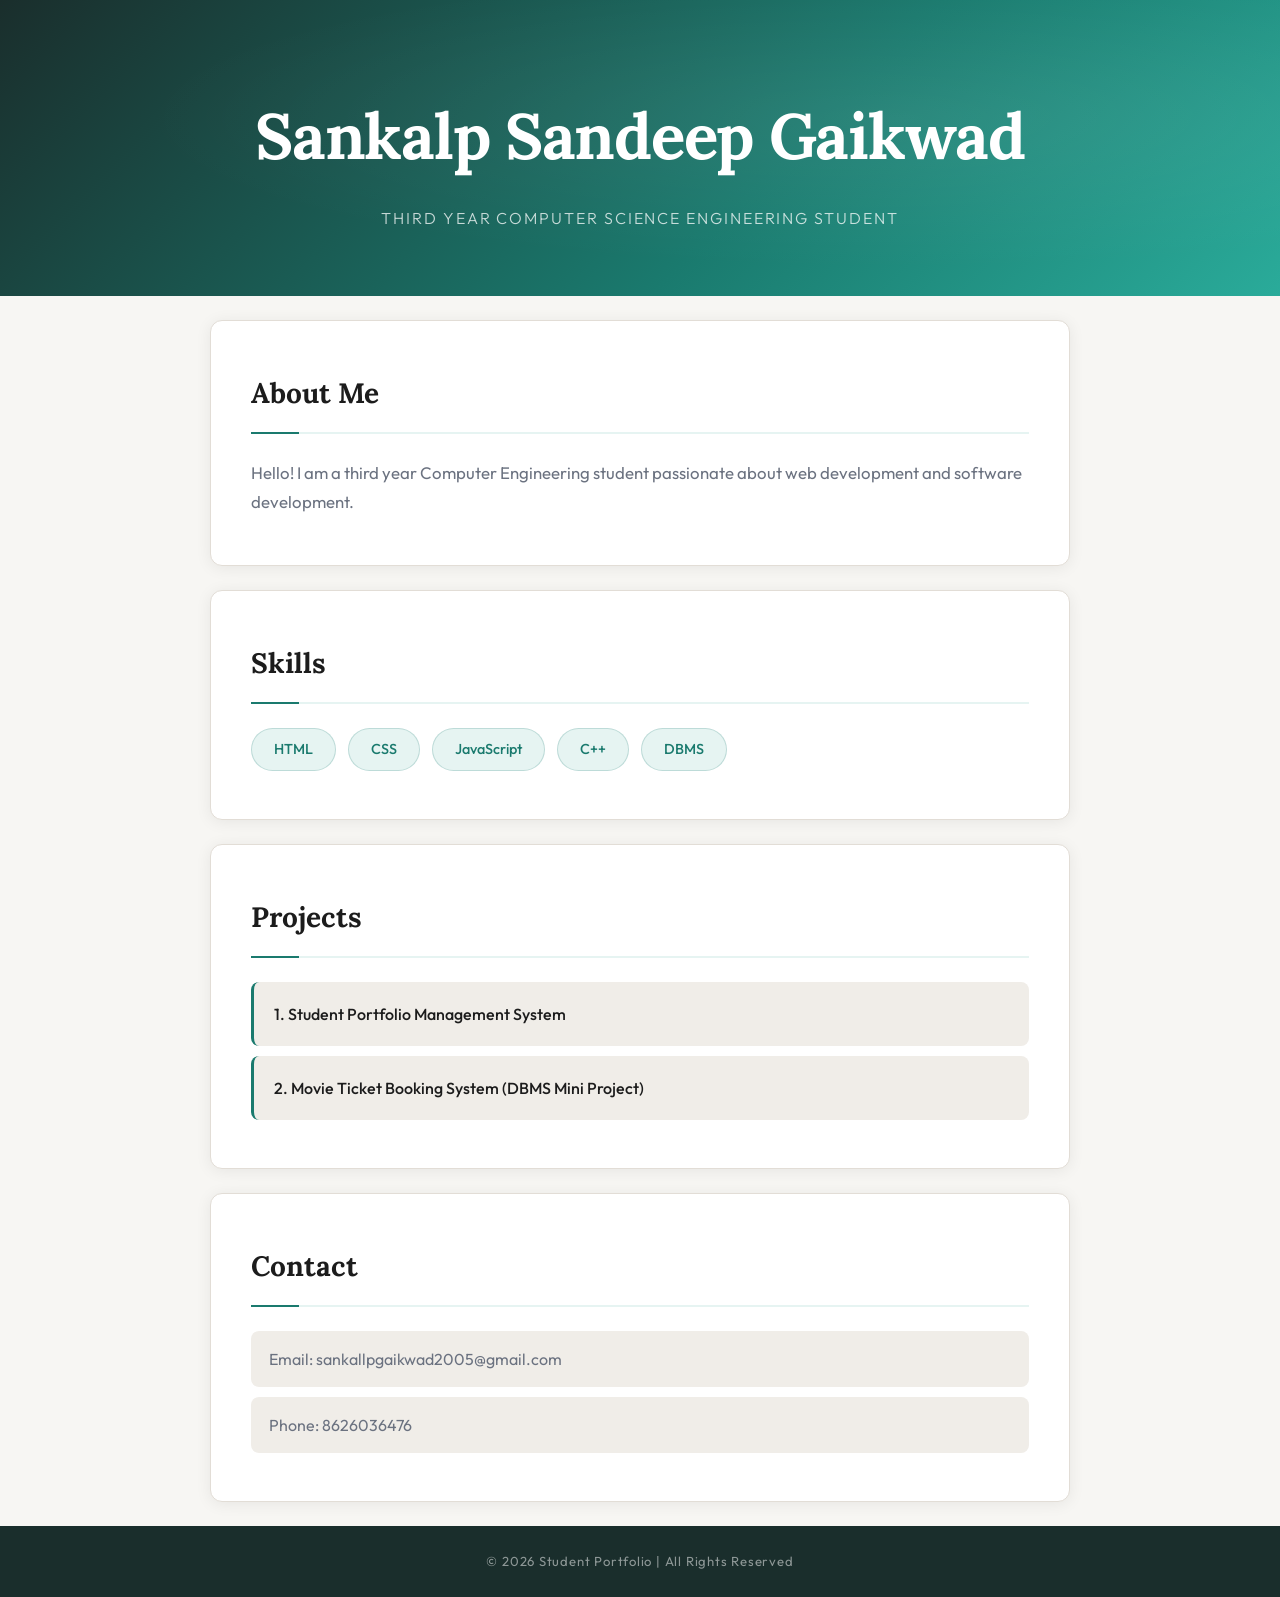
<file: Assignment-2-Portfolio/index.html>
<!DOCTYPE html>
<html lang="en">
<head>
    <meta charset="UTF-8">
    <title>Student Portfolio</title>
    <link rel="stylesheet" href="style.css">
</head>
<body>

<header>
    <h1>Sankalp Sandeep Gaikwad</h1>
    <p>Third Year Computer Science Engineering Student</p>
</header>

<section class="about">
    <h2>About Me</h2>
    <p>Hello! I am a third year Computer Engineering student passionate about web development and software development.</p>
</section>

<section class="skills">
    <h2>Skills</h2>
    <ul>
        <li>HTML</li>
        <li>CSS</li>
        <li>JavaScript</li>
        <li>C++</li>
        <li>DBMS</li>
    </ul>
</section>

<section class="projects">
    <h2>Projects</h2>
    <p>1. Student Portfolio Management System</p>
    <p>2. Movie Ticket Booking System (DBMS Mini Project)</p>
</section>

<section class="contact">
    <h2>Contact</h2>
    <p>Email: sankallpgaikwad2005&#64;gmail.com</p>
    <p>Phone: 8626036476</p>
</section>

<footer>
    <p>&#169; 2026 Student Portfolio | All Rights Reserved</p>
</footer>

</body>
</html>
</file>
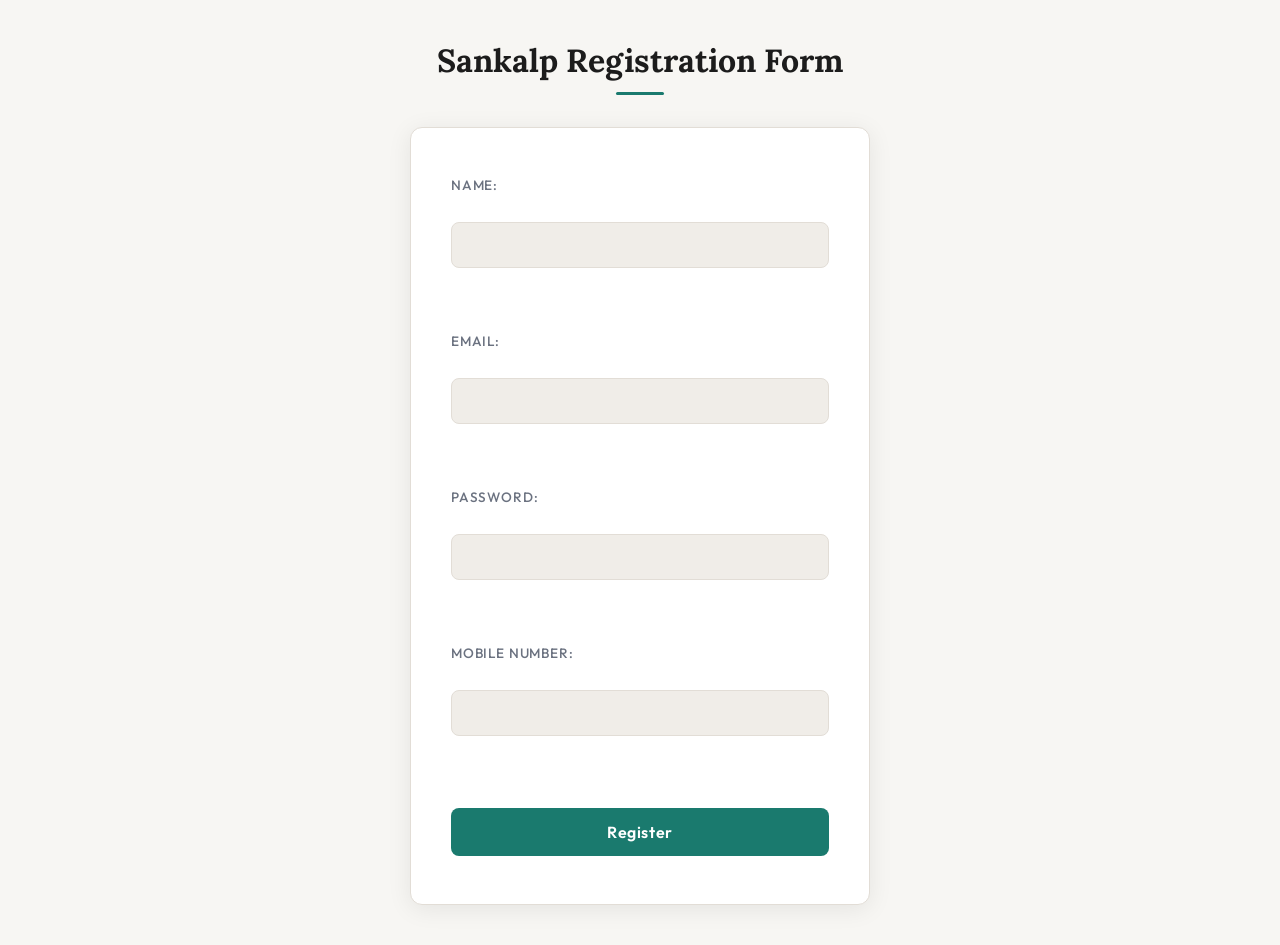
<file: Assignment-3-JS-Validation/form.html>
<!DOCTYPE html>
<html lang="en">
<head>
    <meta charset="UTF-8">
    <title>Student Registration Form</title>
    <link rel="stylesheet" href="formstyle.css">
    <script src="script.js"></script>
</head>

<body>

<h2>Sankalp Registration Form</h2>

<form onsubmit="return validateForm()">

<label>Name:</label><br>
<input type="text" id="name"><br><br>

<label>Email:</label><br>
<input type="text" id="email"><br><br>

<label>Password:</label><br>
<input type="password" id="password"><br><br>

<label>Mobile Number:</label><br>
<input type="text" id="mobile"><br><br>

<input type="submit" value="Register">

</form>

</body>
</html>
</file>
<file: Assignment-2-Portfolio/style.css>
/* =============================================
   SANKALP GAIKWAD — Portfolio CSS
   Theme: Clean Modern Light with Slate & Teal
   ============================================= */

   @import url('https://fonts.googleapis.com/css2?family=Lora:ital,wght@0,400;0,600;0,700;1,400&family=Outfit:wght@300;400;500;600&display=swap');

   :root {
       --bg: #f7f6f3;
       --surface: #ffffff;
       --surface2: #f0ede8;
       --accent: #1a7a6e;
       --accent-light: #e6f4f2;
       --text: #1c1c1c;
       --muted: #6b7280;
       --border: #e2ddd6;
       --shadow: 0 2px 16px rgba(0,0,0,0.07);
       --shadow-hover: 0 8px 40px rgba(0,0,0,0.13);
       --radius: 12px;
       --font-display: 'Lora', Georgia, serif;
       --font-body: 'Outfit', sans-serif;
   }
   
   * {
       box-sizing: border-box;
       margin: 0;
       padding: 0;
   }
   
   html { scroll-behavior: smooth; }
   
   body {
       font-family: var(--font-body);
       font-size: 16px;
       line-height: 1.75;
       background-color: var(--bg);
       color: var(--text);
       -webkit-font-smoothing: antialiased;
   }
   
   /* ---- HEADER ---- */
   header {
       background: linear-gradient(135deg, #1a2e2c 0%, #1a7a6e 60%, #2aab9a 100%);
       color: #ffffff;
       text-align: center;
       padding: 80px 24px 64px;
       position: relative;
       overflow: hidden;
   }
   
   header::before {
       content: '';
       position: absolute;
       inset: 0;
       background: radial-gradient(ellipse at 70% 40%, rgba(255,255,255,0.07) 0%, transparent 60%);
       pointer-events: none;
   }
   
   header h1 {
       font-family: var(--font-display);
       font-size: clamp(2.4rem, 6vw, 4rem);
       font-weight: 700;
       letter-spacing: -0.02em;
       margin-bottom: 12px;
       position: relative;
   }
   
   header p {
       font-size: 1rem;
       font-weight: 300;
       letter-spacing: 0.12em;
       text-transform: uppercase;
       color: rgba(255,255,255,0.75);
       position: relative;
   }
   
   /* ---- SECTIONS ---- */
   section {
       padding: 48px 40px;
       margin: 24px auto;
       max-width: 860px;
       background: var(--surface);
       border-radius: var(--radius);
       box-shadow: var(--shadow);
       border: 1px solid var(--border);
       transition: box-shadow 0.3s ease;
   }
   
   section:hover {
       box-shadow: var(--shadow-hover);
   }
   
   section h2 {
       font-family: var(--font-display);
       font-size: 1.75rem;
       font-weight: 700;
       color: var(--text);
       margin-bottom: 24px;
       padding-bottom: 14px;
       border-bottom: 2px solid var(--accent-light);
       position: relative;
   }
   
   section h2::after {
       content: '';
       position: absolute;
       left: 0;
       bottom: -2px;
       width: 48px;
       height: 2px;
       background: var(--accent);
   }
   
   /* ---- ABOUT ---- */
   .about p {
       color: var(--muted);
       font-size: 1.05rem;
   }
   
   /* ---- SKILLS ---- */
   .skills ul {
       list-style: none;
       display: flex;
       flex-wrap: wrap;
       gap: 12px;
       margin-top: 4px;
   }
   
   .skills ul li {
       background: var(--accent-light);
       color: var(--accent);
       padding: 8px 22px;
       border-radius: 999px;
       font-size: 0.9rem;
       font-weight: 500;
       border: 1px solid rgba(26,122,110,0.2);
       transition: all 0.2s ease;
   }
   
   .skills ul li:hover {
       background: var(--accent);
       color: #fff;
       transform: translateY(-2px);
       box-shadow: 0 4px 16px rgba(26,122,110,0.25);
   }
   
   /* ---- PROJECTS ---- */
   .projects p {
       padding: 18px 20px;
       margin-bottom: 10px;
       background: var(--surface2);
       border-radius: 8px;
       border-left: 3px solid var(--accent);
       font-size: 1rem;
       font-weight: 500;
       color: var(--text);
       transition: background 0.2s ease, transform 0.2s ease;
   }
   
   .projects p:last-child { margin-bottom: 0; }
   
   .projects p:hover {
       background: var(--accent-light);
       transform: translateX(5px);
   }
   
   /* ---- CONTACT ---- */
   .contact p {
       font-size: 1rem;
       color: var(--muted);
       margin-bottom: 10px;
       padding: 14px 18px;
       background: var(--surface2);
       border-radius: 8px;
       transition: background 0.2s, color 0.2s;
   }
   
   .contact p:last-child { margin-bottom: 0; }
   
   .contact p:hover {
       background: var(--accent-light);
       color: var(--accent);
   }
   
   /* ---- FOOTER ---- */
   footer {
       background: #1a2e2c;
       color: rgba(255,255,255,0.5);
       text-align: center;
       padding: 24px;
       font-size: 0.82rem;
       letter-spacing: 0.06em;
       margin-top: 8px;
   }
   
   /* ---- RESPONSIVE ---- */
   @media (max-width: 700px) {
       header { padding: 56px 20px 48px; }
       section { padding: 32px 20px; margin: 16px 12px; }
   }
</file>
<file: Assignment-3-JS-Validation/formstyle.css>
/* =============================================
   SANKALP — Registration Form CSS
   Theme: Matches Portfolio (Teal + Clean Light)
   ============================================= */

   @import url('https://fonts.googleapis.com/css2?family=Lora:wght@600;700&family=Outfit:wght@300;400;500;600&display=swap');

   :root {
       --bg: #f7f6f3;
       --surface: #ffffff;
       --surface2: #f0ede8;
       --accent: #1a7a6e;
       --accent-light: #e6f4f2;
       --accent-hover: #155f55;
       --text: #1c1c1c;
       --muted: #6b7280;
       --border: #e2ddd6;
       --border-focus: #1a7a6e;
       --error: #dc2626;
       --shadow: 0 4px 24px rgba(0,0,0,0.08);
       --radius: 12px;
       --font-display: 'Lora', Georgia, serif;
       --font-body: 'Outfit', sans-serif;
   }
   
   *, *::before, *::after {
       box-sizing: border-box;
       margin: 0;
       padding: 0;
   }
   
   body {
       font-family: var(--font-body);
       background: var(--bg);
       color: var(--text);
       min-height: 100vh;
       display: flex;
       flex-direction: column;
       align-items: center;
       justify-content: center;
       padding: 40px 20px;
       -webkit-font-smoothing: antialiased;
   }
   
   /* ---- HEADING ---- */
   h2 {
       font-family: var(--font-display);
       font-size: 2rem;
       font-weight: 700;
       color: var(--text);
       margin-bottom: 32px;
       text-align: center;
       position: relative;
       padding-bottom: 14px;
   }
   
   h2::after {
       content: '';
       position: absolute;
       bottom: 0;
       left: 50%;
       transform: translateX(-50%);
       width: 48px;
       height: 3px;
       background: var(--accent);
       border-radius: 2px;
   }
   
   /* ---- FORM CARD ---- */
   form {
       background: var(--surface);
       border: 1px solid var(--border);
       border-radius: var(--radius);
       box-shadow: var(--shadow);
       padding: 48px 40px;
       width: 100%;
       max-width: 460px;
   }
   
   /* ---- LABELS ---- */
   label {
       display: block;
       font-size: 0.85rem;
       font-weight: 500;
       color: var(--muted);
       letter-spacing: 0.06em;
       text-transform: uppercase;
       margin-bottom: 8px;
   }
   
   /* ---- INPUTS ---- */
   input[type="text"],
   input[type="password"] {
       display: block;
       width: 100%;
       padding: 12px 16px;
       font-family: var(--font-body);
       font-size: 1rem;
       color: var(--text);
       background: var(--surface2);
       border: 1.5px solid var(--border);
       border-radius: 8px;
       outline: none;
       transition: border-color 0.2s ease, box-shadow 0.2s ease, background 0.2s ease;
       margin-bottom: 24px;
   }
   
   input[type="text"]:focus,
   input[type="password"]:focus {
       border-color: var(--border-focus);
       background: #fff;
       box-shadow: 0 0 0 3px rgba(26,122,110,0.12);
   }
   
   input[type="text"]::placeholder,
   input[type="password"]::placeholder {
       color: #bbb;
   }
   
   /* ---- SUBMIT BUTTON ---- */
   input[type="submit"] {
       display: block;
       width: 100%;
       padding: 14px;
       margin-top: 8px;
       font-family: var(--font-body);
       font-size: 1rem;
       font-weight: 600;
       letter-spacing: 0.04em;
       color: #ffffff;
       background: var(--accent);
       border: none;
       border-radius: 8px;
       cursor: pointer;
       transition: background 0.2s ease, transform 0.15s ease, box-shadow 0.2s ease;
   }
   
   input[type="submit"]:hover {
       background: var(--accent-hover);
       transform: translateY(-2px);
       box-shadow: 0 6px 20px rgba(26,122,110,0.3);
   }
   
   input[type="submit"]:active {
       transform: translateY(0);
       box-shadow: none;
   }
   
   /* ---- RESPONSIVE ---- */
   @media (max-width: 500px) {
       form {
           padding: 32px 24px;
       }
   
       h2 {
           font-size: 1.6rem;
       }
   }
</file>
